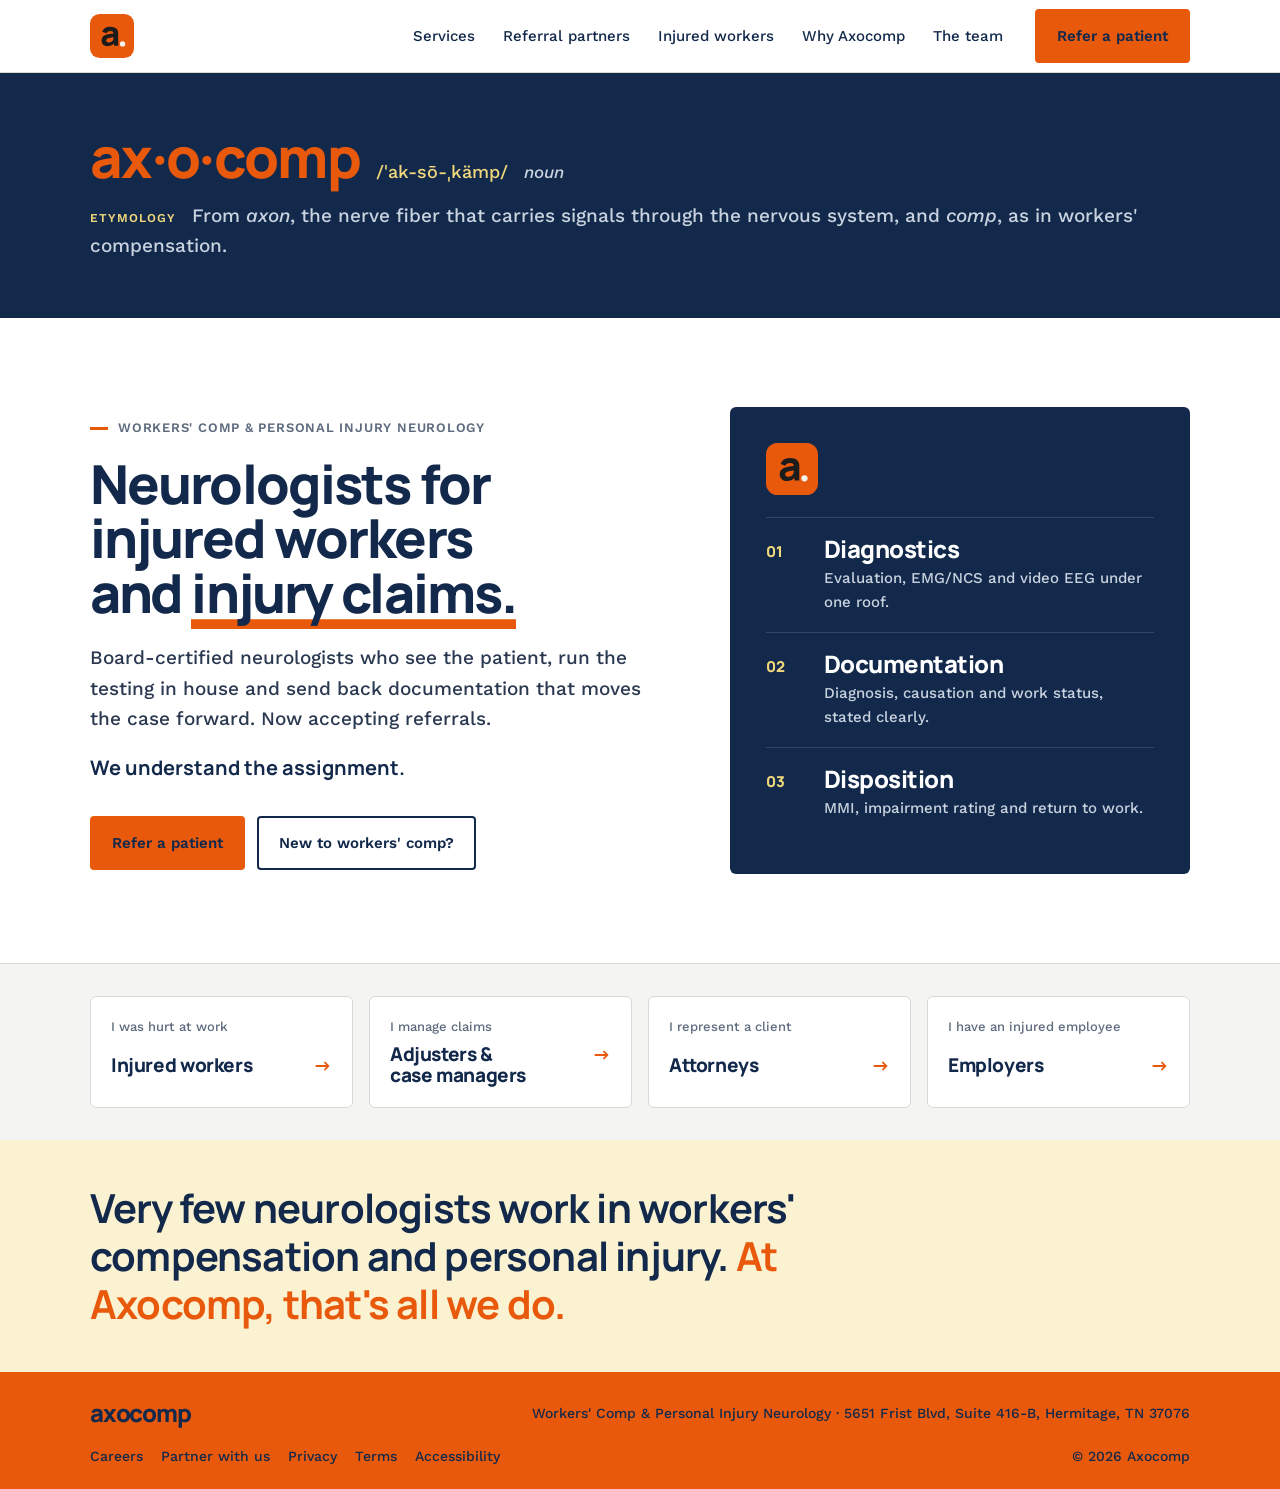
<file: public/assets/aistudio/Axocomp_Website_91164d27.html>
<!DOCTYPE html>
<html lang="en" class="js">
<head>
<meta charset="utf-8">
<meta name="viewport" content="width=device-width, initial-scale=1">
<title>Axocomp Website</title>
<meta name="description" content="Axocomp: workers' comp and personal injury neurology in Tennessee. Diagnostics, documentation and disposition from neurologists, plus a plain-language guide for injured workers.">
<link rel="icon" type="image/svg+xml" href="data:image/svg+xml,%3Csvg%20xmlns%3D%22http%3A//www.w3.org/2000/svg%22%20viewBox%3D%220%200%20100%20100%22%3E%3Crect%20width%3D%22100%22%20height%3D%22100%22%20rx%3D%2222%22%20fill%3D%22%23E8590C%22/%3E%3Cpath%20d%3D%22M40.42%2073.17Q35.90%2073.17%2032.76%2071.43Q29.62%2069.70%2028.00%2066.79Q26.38%2063.89%2026.38%2060.38Q26.38%2057.45%2027.28%2055.04Q28.18%2052.62%2030.19%2050.76Q32.19%2048.91%2035.59%2047.66Q37.93%2046.81%2041.16%2046.14Q44.40%2045.48%2048.50%2044.88Q52.59%2044.27%2057.50%2043.53L53.68%2045.64Q53.68%2041.89%2051.89%2040.14Q50.09%2038.38%2045.88%2038.38Q43.54%2038.38%2041.01%2039.51Q38.47%2040.64%2037.46%2043.53L27.87%2040.49Q29.46%2035.26%2033.87%2031.99Q38.28%2028.71%2045.88%2028.71Q51.46%2028.71%2055.79%2030.43Q60.12%2032.14%2062.34%2036.35Q63.59%2038.69%2063.82%2041.03Q64.06%2043.37%2064.06%2046.26V72.00H54.78V63.34L56.10%2065.14Q53.02%2069.39%2049.45%2071.28Q45.88%2073.17%2040.42%2073.17ZM42.69%2064.82Q45.61%2064.82%2047.62%2063.79Q49.63%2062.76%2050.82%2061.43Q52.01%2060.11%2052.44%2059.21Q53.25%2057.49%2053.39%2055.21Q53.53%2052.93%2053.53%2051.41L56.65%2052.19Q51.93%2052.97%2049.00%2053.49Q46.08%2054.02%2044.28%2054.45Q42.49%2054.88%2041.12%2055.39Q39.56%2056.01%2038.61%2056.73Q37.65%2057.45%2037.21%2058.31Q36.76%2059.17%2036.76%2060.22Q36.76%2061.66%2037.48%2062.70Q38.20%2063.73%2039.53%2064.28Q40.85%2064.82%2042.69%2064.82Z%22%20fill%3D%22%231C1C1C%22/%3E%3Ccircle%20cx%3D%2274%22%20cy%3D%2268%22%20r%3D%226%22%20fill%3D%22%23F4F4F2%22/%3E%3C/svg%3E">
<link rel="apple-touch-icon" href="[data-uri]">
<link rel="preconnect" href="https://fonts.googleapis.com">
<link rel="preconnect" href="https://fonts.gstatic.com" crossorigin>
<link href="https://fonts.googleapis.com/css2?family=Manrope:wght@600;700;800&family=Work+Sans:wght@400;500;600;700&display=swap" rel="stylesheet">
<style>
/* Clinical Swiss: white and mist grounds, deep navy type, safety orange only for the logo lockup, actions and small markers. Strict grid, thin rules. */
:root{
  --orange:#E8590C;
  --orange-dk:#B5450A;
  --navy:#13294B;
  --text:#2A3850;
  --muted:#5E6B7E;
  --line:#D9D9D4;
  --mist:#F4F4F2;
  --butter:#F1D97B;
  --butter-lt:#FAF2D1;
  --paper:#FFFFFF;
  --display:"Manrope","Helvetica Neue",Helvetica,Arial,sans-serif;
  --body:"Work Sans","Helvetica Neue",Helvetica,Arial,sans-serif;
  --max:1180px;
  --g:clamp(18px,4vw,40px);
  --sec:clamp(64px,8vw,112px);
  color-scheme:light;
}
*{box-sizing:border-box}
html{scroll-behavior:smooth;scroll-padding-top:80px;overflow-x:hidden}
@media (prefers-reduced-motion:reduce){html{scroll-behavior:auto}*{transition:none!important}}
body{margin:0;background:var(--paper);color:var(--text);font-family:var(--body);font-weight:500;font-size:17px;line-height:1.6;overflow-x:hidden}
a{color:inherit}
a:focus-visible,button:focus-visible{outline:3px solid var(--orange);outline-offset:3px}
h1,h2,h3,h4{font-family:var(--display);color:var(--navy);text-wrap:balance;margin:0;letter-spacing:-0.02em;line-height:1.08;font-weight:800}
p{margin:0;max-width:62ch}
h2,h3,h4,p,dd,li{overflow-wrap:break-word}
.wrap{max-width:var(--max);margin:0 auto;padding:0 var(--g)}
.mist{background:var(--mist)}
.navy{background:var(--navy);color:#C9D2DF}
.navy h2,.navy h3{color:var(--paper)}
.ph{background:#FFE9DC;padding:0 4px;border-radius:2px}
.help .r .ph,.navy .ph{background:rgba(232,89,12,.25);color:var(--paper)}

/* Labels */
.label{display:inline-flex;align-items:center;gap:10px;font-size:13px;font-weight:600;letter-spacing:.06em;text-transform:uppercase;color:var(--muted)}
.label::before{content:"";width:18px;height:3px;background:var(--orange)}
.navy .label{color:#AEB9C9}

/* Logo lockup: wordmark in the orange bar */
.logo{display:inline-flex;align-items:center;background:var(--orange);color:var(--navy);text-decoration:none;font-family:var(--display);font-weight:800;font-size:24px;letter-spacing:-0.05em;line-height:1;padding:9px 14px 11px}

/* Header */
.nav{position:sticky;top:0;z-index:20;background:rgba(255,255,255,.96);backdrop-filter:saturate(1.4) blur(8px);-webkit-backdrop-filter:saturate(1.4) blur(8px);border-bottom:1px solid var(--line)}
.nav .wrap{display:flex;align-items:center;gap:32px;height:72px}
.nav .links{display:flex;gap:28px;list-style:none;margin:0 0 0 auto;padding:0}
.nav .links a{text-decoration:none;font-size:15px;font-weight:500;color:var(--navy);padding:6px 0;border-bottom:2px solid transparent}
.nav .links a:hover{border-bottom-color:var(--orange)}
.btn{display:inline-flex;align-items:center;justify-content:center;gap:8px;text-decoration:none;font-family:var(--body);font-size:15px;font-weight:600;padding:13px 20px;border-radius:4px;border:2px solid transparent;transition:background .15s,color .15s,border-color .15s;white-space:nowrap}
.btn.primary{background:var(--orange);color:var(--navy)}
.btn.primary:hover{background:var(--orange-dk);color:var(--paper)}
.btn.secondary{border-color:var(--navy);color:var(--navy)}
.btn.secondary:hover{background:var(--navy);color:var(--paper)}
.navy .btn.secondary{border-color:#AEB9C9;color:var(--paper)}
.menu-btn{display:none;margin-left:auto;background:none;border:1px solid var(--line);border-radius:4px;color:var(--navy);font:600 15px/1 var(--body);padding:10px 14px;cursor:pointer;align-items:center;gap:10px}
.menu-btn .bars{display:grid;gap:4px}
.menu-btn .bars i{display:block;width:18px;height:2px;background:currentColor}
.drawer{display:none}
@media (max-width:1000px){
  .nav .links,.nav .head-cta{display:none}
  .menu-btn{display:inline-flex}
  .drawer{position:fixed;inset:72px 0 auto 0;background:var(--paper);border-bottom:1px solid var(--line);box-shadow:0 18px 30px rgba(19,41,75,.12);max-height:calc(100dvh - 72px);overflow:auto}
  .drawer.open{display:block}
  .drawer ul{list-style:none;margin:0;padding:4px var(--g) 8px}
  .drawer li a{display:block;text-decoration:none;font-family:var(--display);font-weight:700;font-size:22px;color:var(--navy);padding:16px 0;border-bottom:1px solid var(--line)}
  .drawer .btn{display:flex;margin:16px var(--g) 24px}
}

/* Hero */
.hero{border-bottom:1px solid var(--line)}
.hero .wrap{display:grid;grid-template-columns:1.25fr 1fr;gap:clamp(32px,5vw,72px);align-items:center;padding-top:clamp(48px,7vw,96px);padding-bottom:clamp(48px,7vw,96px)}
.hero h1{font-size:clamp(32px,4.2vw,54px);line-height:1.02;letter-spacing:-0.035em}
.hero h1 .accent{box-shadow:inset 0 -0.18em 0 var(--orange)}
.hero .sub{font-size:19px;margin-top:22px;color:var(--text)}
.hero .tag{font-family:var(--display);font-weight:700;font-size:20px;color:var(--navy);margin-top:18px}
.hero .btns{display:flex;gap:12px;flex-wrap:wrap;margin-top:32px}
.d-card{background:var(--navy);color:#C9D2DF;padding:clamp(24px,3vw,36px);border-radius:6px;display:grid;gap:0}
.d-card .lock{margin-bottom:22px;justify-self:start}
.d-row{display:grid;grid-template-columns:44px 1fr;gap:4px 14px;padding:18px 0;border-top:1px solid rgba(255,255,255,.14)}
.d-row .n{grid-row:1 / span 2;font-family:var(--display);font-weight:800;font-size:15px;color:var(--orange);padding-top:4px}
.d-row h3{color:var(--paper);font-size:24px}
.d-row p{font-size:15px}
@media (max-width:900px){.hero .wrap{grid-template-columns:1fr}}

/* Audience cards */
.who .wrap{display:grid;grid-template-columns:repeat(4,1fr);gap:16px;padding-top:32px;padding-bottom:32px}
.who a{display:grid;gap:6px;text-decoration:none;background:var(--paper);border:1px solid var(--line);border-radius:6px;padding:20px 20px 22px;transition:border-color .15s,box-shadow .15s}
.who a:hover{border-color:var(--orange);box-shadow:0 8px 20px rgba(19,41,75,.08)}
.who .k{font-size:13px;color:var(--muted)}
.who h3{font-size:19px;display:flex;justify-content:space-between;gap:8px}
.who h3 span{color:var(--orange)}
@media (max-width:900px){.who .wrap{grid-template-columns:1fr 1fr}}
@media (max-width:480px){.who .wrap{grid-template-columns:1fr;gap:10px}}

/* Section heads */
section.s{padding:var(--sec) 0}
.head{display:grid;grid-template-columns:repeat(12,1fr);gap:16px 24px;margin-bottom:48px}
.head .label{grid-column:1 / -1}
.head h2{grid-column:1 / span 8;font-size:clamp(32px,4.2vw,52px)}
.head .lede{grid-column:1 / span 7;font-size:19px}
@media (max-width:900px){.head h2,.head .lede{grid-column:1 / -1}}

/* Intro statement */
.statement .wrap{display:grid;grid-template-columns:repeat(12,1fr);gap:24px}
.statement p.big{grid-column:1 / span 9;font-family:var(--display);font-weight:700;font-size:clamp(26px,3.2vw,40px);line-height:1.2;color:var(--navy);letter-spacing:-0.02em;max-width:none}
.statement p.big em{font-style:normal;color:var(--orange)}
@media (max-width:900px){.statement p.big{grid-column:1 / -1}}

/* Services */
.svc{display:grid;grid-template-columns:repeat(3,1fr);gap:24px}
.sv{background:var(--paper);border:1px solid var(--line);border-top:4px solid var(--orange);border-radius:6px;padding:28px;display:grid;gap:14px;align-content:start}
.sv .n{font-family:var(--display);font-weight:800;font-size:14px;color:var(--orange-dk);letter-spacing:.04em}
.sv h3{font-size:28px}
.sv ul{list-style:none;margin:6px 0 0;padding:0}
.sv li{padding:10px 0 10px 22px;border-top:1px solid var(--line);font-size:15px;position:relative}
.sv li::before{content:"";position:absolute;left:2px;top:19px;width:8px;height:8px;background:var(--orange)}
@media (max-width:900px){.svc{grid-template-columns:1fr}}

/* Partners */
.promise{display:grid;grid-template-columns:repeat(3,1fr);border-top:1px solid var(--line)}
.pr{padding:28px 28px 30px 0;border-bottom:1px solid var(--line);display:grid;gap:8px;align-content:start}
.pr:not(:nth-child(3n+1)){border-left:1px solid var(--line);padding-left:28px}
.pr .big{font-family:var(--display);font-weight:800;font-size:clamp(28px,3vw,36px);color:var(--navy);letter-spacing:-0.03em;line-height:1.05}
.pr h3{font-size:17px;font-family:var(--body);font-weight:600;letter-spacing:0;color:var(--text)}
.pr p{font-size:15px;color:var(--muted)}
@media (max-width:900px){.promise{grid-template-columns:1fr}.pr:not(:nth-child(3n+1)){border-left:0;padding-left:0}}

.aud{display:grid;grid-template-columns:repeat(2,1fr);gap:20px;margin-top:56px}
.a{background:var(--mist);border-radius:6px;padding:28px;display:grid;gap:10px;align-content:start}
.a h3{font-size:24px}
.a p{font-size:16px}
.a ul{margin:4px 0 0;padding-left:18px;font-size:15px;color:var(--muted);display:grid;gap:4px}
@media (max-width:760px){.aud{grid-template-columns:1fr}}

/* Process */
.steps{list-style:none;margin:0;padding:0;display:grid;grid-template-columns:repeat(5,1fr);gap:16px;counter-reset:s}
.steps li{background:var(--paper);border:1px solid var(--line);border-radius:6px;padding:22px;display:grid;gap:10px;align-content:start}
.steps .n{width:36px;height:36px;border-radius:50%;background:var(--navy);color:var(--paper);display:grid;place-items:center;font-family:var(--display);font-weight:800;font-size:15px}
.steps h3{font-size:20px}
.steps p{font-size:15px;color:var(--muted)}
@media (max-width:980px){.steps{grid-template-columns:1fr}.steps li{grid-template-columns:36px 1fr;gap:4px 16px}.steps .n{grid-row:1 / span 2}}

/* Injured worker guide */
.what{display:grid;grid-template-columns:repeat(2,1fr);gap:24px;margin-bottom:56px}
.what > div{background:var(--paper);border:1px solid var(--line);border-radius:6px;padding:28px;display:grid;gap:12px;align-content:start}
.what h3{font-size:24px}
@media (max-width:760px){.what{grid-template-columns:1fr}}

.path{list-style:none;margin:0;padding:0;position:relative}
.path li{display:grid;grid-template-columns:56px 1fr 1.4fr;gap:8px 28px;padding:26px 0;border-top:1px solid var(--line);align-items:start}
.path li:last-child{border-bottom:1px solid var(--line)}
.path .n{width:44px;height:44px;border-radius:50%;border:2px solid var(--orange);color:var(--navy);display:grid;place-items:center;font-family:var(--display);font-weight:800;font-size:16px;background:var(--paper)}
.path h3{font-size:22px}
.path .when{display:inline-block;margin-top:8px;font-size:13px;font-weight:600;color:var(--orange-dk);letter-spacing:.04em;text-transform:uppercase}
.path p{font-size:16px}
.path p + p{margin-top:10px}
@media (max-width:820px){.path li{grid-template-columns:44px 1fr;gap:6px 16px}.path li > div:last-child{grid-column:2}}

.sub-h{font-size:clamp(24px,2.6vw,32px);margin:72px 0 24px}
.frus{display:grid;grid-template-columns:repeat(2,1fr);gap:20px}
.fr{background:var(--paper);border:1px solid var(--line);border-left:4px solid var(--orange);border-radius:6px;padding:24px;display:grid;gap:8px;align-content:start}
.fr h4{font-size:19px}
.fr p{font-size:15px;color:var(--text)}
@media (max-width:760px){.frus{grid-template-columns:1fr}}

.gloss{display:grid;grid-template-columns:repeat(4,1fr);gap:0;margin:0;border-top:1px solid var(--line)}
.gl{padding:18px 18px 20px 0;border-bottom:1px solid var(--line);display:grid;gap:4px;align-content:start}
.gl:not(:nth-child(4n+1)){padding-left:18px;border-left:1px solid var(--line)}
.gl dt{font-family:var(--display);font-weight:800;font-size:18px;color:var(--navy)}
.gl dd{margin:0;font-size:15px;color:var(--muted)}
@media (max-width:980px){.gloss{grid-template-columns:1fr 1fr}.gl:not(:nth-child(4n+1)){border-left:0;padding-left:0}.gl:nth-child(even){border-left:1px solid var(--line);padding-left:18px}}
@media (max-width:520px){.gloss{grid-template-columns:1fr}.gl:nth-child(even){border-left:0;padding-left:0}}

.help{display:grid;grid-template-columns:1.3fr 1fr;gap:24px;margin-top:56px}
.help > div{border-radius:6px;padding:28px;display:grid;gap:12px;align-content:start}
.help .l{background:var(--paper);border:1px solid var(--line)}
.help .r{background:var(--navy);color:#C9D2DF}
.help .r h3{color:var(--paper)}
.help h3{font-size:24px}
.help .phone{font-family:var(--display);font-weight:800;font-size:clamp(30px,3.4vw,40px);color:var(--orange);letter-spacing:-0.02em;line-height:1}
.help .fine{font-size:13px;color:var(--muted)}
.help .small{font-size:14px}
@media (max-width:820px){.help{grid-template-columns:1fr}}

/* Model */
.model{display:grid;grid-template-columns:repeat(4,1fr);gap:24px}
.m{border-top:3px solid var(--orange);padding-top:20px;display:grid;gap:8px;align-content:start}
.m h3{font-size:22px}
.m p{font-size:15px}
@media (max-width:900px){.model{grid-template-columns:1fr 1fr}}
@media (max-width:480px){.model{grid-template-columns:1fr}}
.dict .wrap{padding-top:clamp(36px,5vw,56px);padding-bottom:clamp(36px,5vw,56px)}
.dict .entry{max-width:none}
.dict .entry dd{max-width:none;font-size:clamp(16px,1.6vw,19px)}
.entry{margin:0;display:grid;gap:14px;max-width:760px}
.entry dt{display:flex;flex-wrap:wrap;align-items:baseline;gap:6px 16px}
.entry .hw{font-family:var(--display);font-weight:800;font-size:clamp(40px,5vw,56px);color:var(--orange);letter-spacing:-0.03em;line-height:1}
.entry .pron{font-size:18px;color:#AEB9C9}
.entry .pos{font-size:17px;font-style:italic;color:#C9D2DF}
.entry dd{margin:0;font-size:17px;line-height:1.6;color:#C9D2DF}
.entry .lbl{font-size:12px;font-weight:600;letter-spacing:.08em;text-transform:uppercase;color:#AEB9C9;margin-right:10px}
.entry .def{display:grid;grid-template-columns:28px 1fr;color:var(--paper);font-family:var(--display);font-weight:700;font-size:clamp(19px,2vw,22px);line-height:1.35}
.entry .num{color:var(--orange)}

/* Team */
.team{display:grid;grid-template-columns:repeat(3,1fr);gap:20px}
.p{border:1px solid var(--line);border-radius:6px;padding:24px;display:grid;gap:6px;align-content:start}
.p h3{font-size:21px}
.p .role{font-size:15px;color:var(--muted)}
.p{border-top:4px solid var(--orange)}
.p .title{color:var(--navy);font-weight:600}
.p .org{font-size:14px;color:var(--muted);font-style:italic}
@media (max-width:900px){.team{grid-template-columns:1fr 1fr}}
@media (max-width:540px){.team{grid-template-columns:1fr}}

.p{text-decoration:none;color:inherit;transition:border-color .15s,box-shadow .15s}
a.p:hover{border-color:var(--orange);box-shadow:0 8px 20px rgba(19,41,75,.08)}
.p .more{margin-top:8px;font-size:14px;font-weight:600;color:var(--orange-dk)}
.bios{display:grid;gap:20px;margin-top:56px}
.bio{border:1px solid var(--line);border-left:4px solid var(--orange);border-radius:0;padding:26px;display:grid;gap:12px;scroll-margin-top:90px}
.bio:target{background:#FFF6F0}
.bio-h{display:grid;gap:4px}
.bio h3{font-size:24px}
.bio .role{font-size:15px;color:var(--muted)}
.bio .back{font-size:14px;font-weight:600;color:var(--navy);text-decoration:none}
.bio .back:hover{color:var(--orange-dk)}

.js .view{display:none}
.js .view.active{display:block}
.nav .links a.on{border-bottom-color:var(--orange)}
.drawer li a.on{color:var(--orange-dk)}
/* Butter yellow accents */
.statement{background:var(--butter-lt)}
section.s.statement{padding:clamp(28px,3.6vw,44px) 0}
.navy .label{color:var(--butter)}
.navy .label::before{background:var(--butter)}
.entry .lbl{color:var(--butter)}
.entry .pron{color:var(--butter)}
.d-row .n{color:var(--butter)}
.steps .n{background:var(--butter);color:var(--navy)}
.path .n{background:var(--butter);border-color:var(--butter)}
.who a:hover{border-color:var(--butter);box-shadow:0 0 0 3px var(--butter-lt)}
.fr{background:var(--butter-lt);border-color:#EADBA0;border-left-color:var(--orange)}
.help .l{background:var(--butter-lt);border-color:#EADBA0}
.gl dt{box-shadow:inset 0 -0.35em 0 var(--butter);justify-self:start}
.m{border-top-color:var(--butter)}
.p .org{justify-self:start;margin-top:2px;color:var(--navy);font-style:normal;font-weight:500;font-size:14px;line-height:1.6}
.p .org span{padding:0 2px;background:linear-gradient(transparent 64%,var(--butter) 64%,var(--butter) 90%,transparent 90%);box-decoration-break:clone;-webkit-box-decoration-break:clone}
.lockrow{display:flex;align-items:center;gap:14px;margin-bottom:22px}
.badge{display:block;flex:none}
.fmrow{display:inline-flex;align-items:center;gap:10px}
.navbadge{display:block;line-height:0}
.legal{max-width:820px;display:grid;gap:14px}
.legal h2{font-size:clamp(32px,4vw,48px);margin-top:4px}
.legal h3{font-size:21px;margin-top:18px}
.legal ul{margin:0;padding-left:20px;display:grid;gap:6px}
.legal .upd{font-size:14px;color:var(--muted)}
.flinks{display:flex;flex-wrap:wrap;gap:6px 18px}
.flinks a{text-decoration:none;font-weight:500}
.flinks a:hover{text-decoration:underline}
.report{background:#FFFFFF;color:#000000;border:1px solid #000000;max-width:860px;padding:clamp(22px,4vw,48px);display:grid;gap:12px;font-family:var(--body);font-weight:400;font-size:15px;line-height:1.6}
.report h3,.report h4,.report b,.report dt{color:#000000}
.report h4{font-size:15px;margin-top:14px;text-transform:uppercase;letter-spacing:.04em;font-weight:800;border-bottom:1px solid #000000;padding-bottom:3px}
.report ul,.report ol{margin:0;padding-left:20px;display:grid;gap:4px}
.report > .r-top{margin-top:calc(20px - clamp(22px,4vw,48px))}
.r-top{display:flex;justify-content:space-between;align-items:flex-start;gap:16px;flex-wrap:wrap;border-bottom:3px solid #000000;padding-bottom:14px}
.r-brand{display:grid;gap:20px;font-size:13px;font-weight:600;color:#000000}
.r-mark{background:#1C1C1C;color:#FFFFFF;font-family:var(--display);font-weight:800;font-size:22px;letter-spacing:-0.04em;padding:6px 16px 8px clamp(22px,4vw,48px);margin-left:calc(-1 * clamp(22px,4vw,48px));justify-self:start}
.r-stamp{border:2px solid #000000;color:#000000;font-weight:700;font-size:13px;letter-spacing:.06em;text-transform:uppercase;padding:4px 10px}
.r-title{font-size:clamp(20px,2.4vw,26px);margin-top:4px}
.r-meta{width:100%;border-collapse:collapse;font-size:14px;border:1px solid #000000}
.r-meta th{text-align:left;font-weight:700;color:#000000;padding:6px 10px;white-space:nowrap;vertical-align:top}
.r-meta td{padding:6px 10px;vertical-align:top}
.r-meta tr+tr{border-top:1px solid #000000}
@media (max-width:640px){.r-meta,.r-meta tbody,.r-meta tr{display:block}.r-meta th,.r-meta td{display:inline-block;width:48%}}
.r-summary{background:#FFFFFF;border:3px solid #000000;padding:16px 18px;margin-top:6px}
.r-summary h4{margin-top:0;font-size:17px}
.r-summary dl{margin:8px 0 0;display:grid;gap:8px}
.r-summary dl div{display:grid;grid-template-columns:110px 1fr;gap:12px}
.r-summary dt{font-weight:800}
.r-summary dd{margin:0}
@media (max-width:520px){.r-summary dl div{grid-template-columns:1fr;gap:0}}
.r-sign{border-top:1px solid #000000;margin-top:16px;padding-top:14px;display:grid;gap:8px}
.report .ph{background:none;border-bottom:1px dashed #000000;color:#000000}
.report .r-records{gap:10px}
.r-entries{display:grid;gap:10px}
.report p{max-width:none}
.cform{margin-top:40px;background:var(--paper);color:var(--text);border-radius:6px;padding:clamp(22px,3vw,36px);display:grid;grid-template-columns:repeat(2,minmax(0,1fr));gap:16px 20px;max-width:880px}
.cform h3{grid-column:1 / -1;font-size:26px;color:var(--navy)}
.cform .cnote{grid-column:1 / -1;font-size:15px;color:var(--muted);margin-top:-6px}
.crow{display:grid;gap:6px}
.crow.full{grid-column:1 / -1}
.crow label{font-size:14px;font-weight:600;color:var(--navy)}
.crow label span{color:var(--orange-dk)}
.crow input,.crow textarea{font:inherit;font-size:16px;color:var(--text);background:#fff;border:1px solid #B9BDC4;border-radius:4px;padding:11px 12px;width:100%}
.crow input:focus,.crow textarea:focus{outline:3px solid var(--orange);outline-offset:1px;border-color:var(--navy)}
.crow [aria-invalid="true"]{border-color:#B42318;border-width:2px}
.crow .err{font-size:13px;color:#B42318}
.crow.full .btn{justify-self:start;border:0;cursor:pointer}
.hp{position:absolute;left:-9999px;width:1px;height:1px;overflow:hidden}
.cstatus{font-size:15px;font-weight:500;color:var(--navy);min-height:1.2em}
@media (max-width:640px){.cform{grid-template-columns:1fr}}
.textlink{font-weight:600;color:var(--orange-dk)}
/* Contact */
.cgrid{display:grid;grid-template-columns:repeat(3,1fr);gap:20px}
.c{background:rgba(255,255,255,.06);border:1px solid rgba(255,255,255,.12);border-radius:6px;padding:22px;display:grid;gap:6px;align-content:start}
.c .k{font-size:13px;font-weight:600;letter-spacing:.06em;text-transform:uppercase;color:#AEB9C9}
.c .v{font-family:var(--display);font-weight:700;font-size:20px;color:var(--paper);overflow-wrap:anywhere}
.notice{margin-top:32px;font-size:14px;display:grid;gap:8px}
@media (max-width:900px){.cgrid{grid-template-columns:1fr 1fr}}
@media (max-width:480px){.cgrid{grid-template-columns:1fr}}

/* Footer: the brand bar */
footer{background:var(--orange);color:var(--navy)}
footer .wrap{display:flex;justify-content:space-between;align-items:center;gap:12px 24px;flex-wrap:wrap;padding-top:22px;padding-bottom:22px;font-size:14px;font-weight:500}
footer .fm{font-family:var(--display);font-weight:800;font-size:24px;letter-spacing:-0.05em}

@media (max-width:640px){
  body{font-size:16px}
  .hero .sub{font-size:17px}
  .hero .btns .btn{flex:1 1 100%}
  .head{margin-bottom:32px}
  .head .lede{font-size:17px}
  .sv,.a,.what > div,.help > div{padding:22px}
  .pr{padding:22px 0}
  .name .parts{gap:28px}
  footer .wrap{flex-direction:column;align-items:flex-start}
}
</style>
</head>
<body>

<header class="nav">
  <div class="wrap">
    <a class="navbadge" href="#top" aria-label="Axocomp home"><svg width="44" height="44" viewBox="0 0 100 100" aria-hidden="true" style="display: block"><rect width="100" height="100" rx="22" fill="#E8590C"/><path d="M40.42 73.17Q35.90 73.17 32.76 71.43Q29.62 69.70 28.00 66.79Q26.38 63.89 26.38 60.38Q26.38 57.45 27.28 55.04Q28.18 52.62 30.19 50.76Q32.19 48.91 35.59 47.66Q37.93 46.81 41.16 46.14Q44.40 45.48 48.50 44.88Q52.59 44.27 57.50 43.53L53.68 45.64Q53.68 41.89 51.89 40.14Q50.09 38.38 45.88 38.38Q43.54 38.38 41.01 39.51Q38.47 40.64 37.46 43.53L27.87 40.49Q29.46 35.26 33.87 31.99Q38.28 28.71 45.88 28.71Q51.46 28.71 55.79 30.43Q60.12 32.14 62.34 36.35Q63.59 38.69 63.82 41.03Q64.06 43.37 64.06 46.26V72.00H54.78V63.34L56.10 65.14Q53.02 69.39 49.45 71.28Q45.88 73.17 40.42 73.17ZM42.69 64.82Q45.61 64.82 47.62 63.79Q49.63 62.76 50.82 61.43Q52.01 60.11 52.44 59.21Q53.25 57.49 53.39 55.21Q53.53 52.93 53.53 51.41L56.65 52.19Q51.93 52.97 49.00 53.49Q46.08 54.02 44.28 54.45Q42.49 54.88 41.12 55.39Q39.56 56.01 38.61 56.73Q37.65 57.45 37.21 58.31Q36.76 59.17 36.76 60.22Q36.76 61.66 37.48 62.70Q38.20 63.73 39.53 64.28Q40.85 64.82 42.69 64.82Z" fill="#1C1C1C"/><circle cx="74" cy="68" r="6" fill="#F4F4F2"/></svg></a>
    <ul class="links">
      <li><a href="#services">Services</a></li>
      <li><a href="#partners">Referral partners</a></li>
      <li><a href="#injured-workers">Injured workers</a></li>
      <li><a href="#model">Why Axocomp</a></li>
      <li><a href="#team">The team</a></li>
    </ul>
    <a class="btn primary head-cta" href="#contact">Refer a patient</a>
    <button class="menu-btn" id="menu-btn" aria-expanded="false" aria-controls="drawer"><span class="bars" aria-hidden="true"><i></i><i></i><i></i></span><span id="menu-label">Menu</span></button>
  </div>
  <nav class="drawer" id="drawer" aria-label="Mobile">
    <ul>
      <li><a href="#services">Services</a></li>
      <li><a href="#partners">Referral partners</a></li>
      <li><a href="#injured-workers">Injured workers</a></li>
      <li><a href="#model">Why Axocomp</a></li>
      <li><a href="#team">The team</a></li>
      <li><a href="#careers">Careers</a></li>
      <li><a href="#partner">Partner with us</a></li>
    </ul>
    <a class="btn primary" href="#contact">Refer a patient</a>
  </nav>
</header>

<main id="top">
  <div class="view active" data-view="home">
  <section class="navy dict" aria-label="What axocomp means">
    <div class="wrap"><dl class="entry">
          <dt><span class="hw">ax·o·comp</span> <span class="pron">/ˈak-sō-ˌkämp/</span> <span class="pos">noun</span></dt>
          <dd class="ety"><span class="lbl">Etymology</span> From <i>axon</i>, the nerve fiber that carries signals through the nervous system, and <i>comp</i>, as in workers' compensation.</dd>
        </dl></div>
  </section>

  <section class="hero">
    <div class="wrap">
      <div>
        <span class="label">Workers' Comp &amp; Personal Injury Neurology</span>
        <h1 style="margin-top:18px">Neurologists for injured workers and <span class="accent">injury claims.</span></h1>
        <p class="sub">Board-certified neurologists who see the patient, run the testing in house and send back documentation that moves the case forward. Now accepting referrals.</p>
        <p class="tag">We understand the assignment.</p>
        <div class="btns">
          <a class="btn primary" href="#contact">Refer a patient</a>
          <a class="btn secondary" href="#injured-workers">New to workers' comp?</a>
        </div>
      </div>
      <div class="d-card" aria-label="What we deliver">
        <div class="lockrow"><svg class="badge" width="52" height="52" viewBox="0 0 100 100" aria-hidden="true"><rect width="100" height="100" rx="22" fill="#E8590C"/><path d="M40.42 73.17Q35.90 73.17 32.76 71.43Q29.62 69.70 28.00 66.79Q26.38 63.89 26.38 60.38Q26.38 57.45 27.28 55.04Q28.18 52.62 30.19 50.76Q32.19 48.91 35.59 47.66Q37.93 46.81 41.16 46.14Q44.40 45.48 48.50 44.88Q52.59 44.27 57.50 43.53L53.68 45.64Q53.68 41.89 51.89 40.14Q50.09 38.38 45.88 38.38Q43.54 38.38 41.01 39.51Q38.47 40.64 37.46 43.53L27.87 40.49Q29.46 35.26 33.87 31.99Q38.28 28.71 45.88 28.71Q51.46 28.71 55.79 30.43Q60.12 32.14 62.34 36.35Q63.59 38.69 63.82 41.03Q64.06 43.37 64.06 46.26V72.00H54.78V63.34L56.10 65.14Q53.02 69.39 49.45 71.28Q45.88 73.17 40.42 73.17ZM42.69 64.82Q45.61 64.82 47.62 63.79Q49.63 62.76 50.82 61.43Q52.01 60.11 52.44 59.21Q53.25 57.49 53.39 55.21Q53.53 52.93 53.53 51.41L56.65 52.19Q51.93 52.97 49.00 53.49Q46.08 54.02 44.28 54.45Q42.49 54.88 41.12 55.39Q39.56 56.01 38.61 56.73Q37.65 57.45 37.21 58.31Q36.76 59.17 36.76 60.22Q36.76 61.66 37.48 62.70Q38.20 63.73 39.53 64.28Q40.85 64.82 42.69 64.82Z" fill="#1C1C1C"/><circle cx="74" cy="68" r="6" fill="#F4F4F2"/></svg></div>
        <div class="d-row"><span class="n">01</span><h3>Diagnostics</h3><p>Evaluation, EMG/NCS and video EEG under one roof.</p></div>
        <div class="d-row"><span class="n">02</span><h3>Documentation</h3><p>Diagnosis, causation and work status, stated clearly.</p></div>
        <div class="d-row"><span class="n">03</span><h3>Disposition</h3><p>MMI, impairment rating and return to work.</p></div>
      </div>
    </div>
  </section>

  <nav class="who mist" aria-label="Choose who you are">
    <div class="wrap">
      <a href="#injured-workers"><span class="k">I was hurt at work</span><h3>Injured workers <span>→</span></h3></a>
      <a href="#partners"><span class="k">I manage claims</span><h3>Adjusters &amp; case managers <span>→</span></h3></a>
      <a href="#partners"><span class="k">I represent a client</span><h3>Attorneys <span>→</span></h3></a>
      <a href="#partners"><span class="k">I have an injured employee</span><h3>Employers <span>→</span></h3></a>
    </div>
  </nav>

  <section class="s statement">
    <div class="wrap">
      <p class="big">Very few neurologists work in workers' compensation and personal injury. <em>At Axocomp, that's all we do.</em></p>
    </div>
  </section>

  </div>
  <div class="view" data-view="services">
  <section class="s mist">
    <div class="wrap">
      <div class="head"><span class="label">Services</span><h2>Three things every claim needs from neurology.</h2></div>
      <div class="svc">
        <div class="sv">
          <span class="n">01</span><h3>Diagnostics</h3>
          <p>Objective testing under one roof, so the workup doesn't stall between offices.</p>
          <ul>
            <li>Neurological evaluation for work and accident injuries</li>
            <li>EMG and nerve conduction studies</li>
            <li>5-day video EEG monitoring</li>
            <li>Concussion and traumatic brain injury</li>
            <li>Nerve injury, radiculopathy, post-traumatic headache</li>
          </ul>
        </div>
        <div class="sv">
          <span class="n">02</span><h3>Documentation</h3>
          <p>Records written for the people who act on them: adjusters, case managers and counsel.</p>
          <ul>
            <li>Clear diagnosis and causation opinions</li>
            <li>Work status and restrictions on every note</li>
            <li>Visit notes and test reports available within 24 hours of the visit</li>
            <li><a class="textlink" href="#sample-report">See a sample report →</a></li>
          </ul>
        </div>
        <div class="sv">
          <span class="n">03</span><h3>Disposition</h3>
          <p>A defined endpoint for every case, not open-ended follow-up.</p>
          <ul>
            <li>Treatment plan with expected timeline</li>
            <li>Maximum medical improvement (MMI)</li>
            <li>Impairment ratings</li>
            <li>Return-to-work guidance</li>
          </ul>
        </div>
      </div>
    </div>
  </section>

  </div>
  <div class="view" data-view="partners">
  <section class="s">
    <div class="wrap">
      <div class="head">
        <span class="label">Referral partners</span>
        <h2>Fewer phone calls. Cleaner files. Faster closure.</h2>
        <p class="lede">What you can count on with every Axocomp referral.</p>
      </div>
      <div class="promise">
        <div class="pr"><span class="big">2 weeks</span><h3>From referral to first visit</h3><p>New patients are seen within 2 weeks of referral, and you get confirmation when the appointment is set.</p></div>
        <div class="pr"><span class="big">Every note</span><h3>Work status and restrictions</h3><p>Every visit note includes current work status and restrictions.</p></div>
        <div class="pr"><span class="big">One roof</span><h3>Testing in house</h3><p>EMG/NCS and video EEG are done here, with no outside scheduling delays.</p></div>
        <div class="pr"><span class="big">One contact</span><h3>A single point of contact</h3><p>One person to call for scheduling, records and status updates.</p></div>
        <div class="pr"><span class="big">Plain English</span><h3>Opinions you can act on</h3><p>Diagnosis, causation and next steps stated clearly, not buried in the note.</p></div>
        <div class="pr"><span class="big">An endpoint</span><h3>MMI and ratings</h3><p>We work toward a defined disposition: MMI, a rating and return to work.</p></div>
      </div>
      <p style="margin-top:28px"><a class="btn secondary" href="#sample-report">See a sample Axocomp report</a></p>
      <div class="aud">
        <div class="a"><h3>Adjusters</h3><p>Objective findings and work status on every note, so you can decide without chasing records.</p><ul><li>Add Axocomp to your C-42 panels for neurological injuries</li><li>Authorization requests come with the clinical reason attached</li></ul></div>
        <div class="a"><h3>Nurse case managers</h3><p>One point of contact from first visit through disposition.</p><ul><li>Reports available within 24 hours of each visit</li><li>We tell you before a delay becomes a problem</li></ul></div>
        <div class="a"><h3>Attorneys</h3><p>Neurologist-level opinions on diagnosis and causation for comp and personal injury matters.</p><ul><li>Objective testing to support the record</li><li>Clear documentation from intake through MMI</li></ul></div>
        <div class="a"><h3>Employers</h3><p>Specialist care that gets injured employees evaluated quickly and back to work safely.</p><ul><li>Clear restrictions for light-duty planning</li><li>Focused on return to work from the first visit</li></ul></div>
      </div>
    </div>
  </section>

  <section class="s mist" id="process">
    <div class="wrap">
      <div class="head"><span class="label">How a referral works</span><h2>From referral to disposition.</h2></div>
      <ol class="steps">
        <li><span class="n">1</span><h3>Refer</h3><p>Send the referral with claim details and records. We confirm receipt and authorization.</p></li>
        <li><span class="n">2</span><h3>Evaluate</h3><p>A neurologist sees the patient and orders the testing the case needs.</p></li>
        <li><span class="n">3</span><h3>Test</h3><p>EMG/NCS and video EEG are done in house.</p></li>
        <li><span class="n">4</span><h3>Document</h3><p>Diagnosis, causation opinion, work status and plan, in writing.</p></li>
        <li><span class="n">5</span><h3>Close</h3><p>We bring the case to MMI, impairment rating and return to work.</p></li>
      </ol>
    </div>
  </section>

  </div>
  <div class="view" data-view="injured-workers">
  <section class="s">
    <div class="wrap">
      <div class="head">
        <span class="label">For injured workers</span>
        <h2>Hurt at work? Here's how workers' comp works.</h2>
        <p class="lede">Workers' comp can feel confusing and slow. This guide explains the Tennessee process in plain language so you know what to expect and who to call.</p>
      </div>

      <div class="what">
        <div><h3>What is workers' compensation?</h3><p>It's insurance your employer carries for work injuries. If you're hurt on the job, it pays for your medical care and part of your lost wages while you recover.</p></div>
        <div><h3>Who pays for my care?</h3><p>It's a no-fault system. In most cases it doesn't matter who caused the accident, and you don't pay for care from your authorized doctor on an accepted claim.</p></div>
      </div>

      <ol class="path">
        <li><span class="n">1</span><div><h3>Report the injury</h3><span class="when">Right away</span></div><div><p>Tell your supervisor or the person named on your workplace's workers' comp poster as soon as possible, even if the injury seems minor. Ask for a copy of the injury report.</p></div></li>
        <li><span class="n">2</span><div><h3>Choose your doctor from a panel</h3><span class="when">Form C-42</span></div><div><p>In Tennessee, your employer gives you a list of at least three doctors, called a panel. You pick one by signing Form C-42. That doctor becomes your authorized treating physician (ATP) and directs your care.</p><p>Keep a copy of your signed form. In an emergency, get care first. The panel comes after you're stable.</p></div></li>
        <li><span class="n">3</span><div><h3>Get evaluated and referred</h3><span class="when">ATP referral</span></div><div><p>If your injury involves your nerves, brain or spine, your ATP may refer you to a neurologist like Axocomp, or Axocomp may be on your panel. Specialist visits and tests usually need the insurance adjuster's approval first.</p></div></li>
        <li><span class="n">4</span><div><h3>Follow your work status</h3><span class="when">Every visit</span></div><div><p>After each visit your doctor sets your work status: full duty, light duty with restrictions, or off work. If your employer offers light duty within your restrictions, you're expected to take it. Turning it down can stop your wage benefits.</p></div></li>
        <li><span class="n">5</span><div><h3>Wage benefits if you're off work</h3><span class="when">After 7 days</span></div><div><p>If your ATP takes you off work, temporary disability benefits usually pay about two-thirds of your average weekly wage. They start on day 8. If you're off 14 days or more, you're paid back to day 1. Your employer's insurance company pays these benefits, not the state.</p></div></li>
        <li><span class="n">6</span><div><h3>Reach MMI and a rating</h3><span class="when">End of treatment</span></div><div><p>Maximum medical improvement (MMI) means you've reached the point where your doctor doesn't expect further improvement. Your doctor then decides whether you have a lasting impairment and gives it a rating, which is used to figure out any permanent disability benefit.</p></div></li>
      </ol>

      <h3 class="sub-h">Common frustrations, answered</h3>
      <div class="frus">
        <div class="fr"><h4>Why is everything taking so long?</h4><p>Most visits and tests need the adjuster's approval before they can be scheduled. We send authorization requests quickly, follow up, and tell you when we're waiting on approval.</p></div>
        <div class="fr"><h4>Why didn't I get paid for my first week off?</h4><p>Tennessee doesn't pay wage benefits for the first 7 days unless you end up off work 14 days or more. Check whether your employer lets you use sick or vacation time.</p></div>
        <div class="fr"><h4>Can I see my own doctor?</h4><p>Your care is directed by the ATP you picked from the panel. You can get a second opinion on your own, but you may have to pay for it. Ask the adjuster before you see anyone outside the claim.</p></div>
        <div class="fr"><h4>Do I get paid for driving to appointments?</h4><p>You can ask for mileage reimbursement when the trip is more than 15 miles one way. Keep a log of your trips. Time at appointments usually isn't paid unless your employer's policy covers it.</p></div>
      </div>

      <h3 class="sub-h">Words you'll hear</h3>
      <dl class="gloss">
        <div class="gl"><dt>Adjuster</dt><dd>The insurance company employee who manages your claim and approves care and payments.</dd></div>
        <div class="gl"><dt>Panel (C-42)</dt><dd>The list of at least three doctors from which you choose your treating physician.</dd></div>
        <div class="gl"><dt>ATP</dt><dd>Authorized treating physician: the doctor you chose from the panel, who directs your care.</dd></div>
        <div class="gl"><dt>Nurse case manager</dt><dd>A nurse the insurer may assign to coordinate your care and appointments.</dd></div>
        <div class="gl"><dt>Light duty</dt><dd>Modified work within your restrictions while you recover.</dd></div>
        <div class="gl"><dt>TTD</dt><dd>Temporary total disability: wage benefits while your doctor has you off work.</dd></div>
        <div class="gl"><dt>MMI</dt><dd>Maximum medical improvement: the point where more recovery isn't expected.</dd></div>
        <div class="gl"><dt>Impairment rating</dt><dd>A percentage your doctor assigns at MMI if the injury left a lasting effect.</dd></div>
      </dl>

      <div class="help">
        <div class="l">
          <h3>Having trouble with your claim?</h3>
          <p>The Tennessee Bureau of Workers' Compensation has free ombudsmen who answer questions and help when benefits or care are delayed or denied. If you were hurt in a car or other accident and have an attorney, call your attorney first.</p>
          <p class="fine">This guide is general information about Tennessee workers' compensation, not legal advice. Your claim may be different.</p>
        </div>
        <div class="r">
          <h3>TN workers' comp ombudsman</h3>
          <span class="phone">800-332-2667</span>
          <p class="small">Free help for injured workers without an attorney.</p>
          <p class="small">Questions about your Axocomp appointment or tests? Call us at <span class="ph">(615) 000-0000</span>.</p>
        </div>
      </div>
    </div>
  </section>

  </div>
  <div class="view" data-view="model">
  <section class="s navy">
    <div class="wrap">
      <div class="head">
        <span class="label">Why Axocomp</span>
        <h2>One standard. Every location.</h2>
        <p class="lede">Axocomp is built as a repeatable neurology unit, so every location delivers the same care and the same documentation.</p>
      </div>
      <div class="model">
        <div class="m"><h3>Neurologist-led teams</h3><p>Each location pairs a neurologist with an advanced practice provider for capacity and continuity.</p></div>
        <div class="m"><h3>Diagnostics on site</h3><p>EMG/NCS and video EEG at the point of care.</p></div>
        <div class="m"><h3>Standard protocols</h3><p>The same visit structure and documentation standard at every site.</p></div>
        <div class="m"><h3>Growing across Tennessee</h3><p>New locations planned to bring specialist care closer to injured workers.</p></div>
      </div>
    </div>
  </section>

  </div>
  <div class="view" data-view="team">
  <section class="s">
    <div class="wrap">
      <div class="head"><span class="label">The team</span><h2>Leadership</h2></div>
      <div class="team">
        <div class="p"><h3>Gretchen H. Campbell, MD</h3><span class="role title">Medical Director</span><span class="role">Neurodiagnostics Specialist</span><span class="org"><span>Axocomp Neurology</span></span></div>
        <div class="p"><h3>Heather D. Horton, MD, MBA</h3><span class="role title">Co-Medical Director</span><span class="role">Certified Workers' Compensation Neurologist</span><span class="role">Certified IME Specialist</span><span class="org"><span>Axocomp Neurology</span></span></div>
        <div class="p"><h3>Jamelle T. Magee, Esq.</h3><span class="role title">Chief Executive Officer</span><span class="org"><span>Axocomp Management Services, LLC</span></span></div>
        <div class="p"><h3>William O. Horton II</h3><span class="role title">Finance Director</span><span class="org"><span>Axocomp Management Services, LLC</span></span></div>
        <div class="p"><h3>Ernie V. Campbell</h3><span class="role title">HR &amp; Operations Director</span><span class="org"><span>Axocomp Management Services, LLC</span></span></div>
        <div class="p"><h3>Dawson Toungette</h3><span class="role title">Business Development Manager</span><span class="org"><span>Axocomp Management Services, LLC</span></span></div>
      </div>
    </div>
  </section>

  </div>
  <div class="view" data-view="contact">
  <section class="s navy">
    <div class="wrap">
      <div class="head"><span class="label">Refer a patient</span><h2>Send us the claim. We'll take it from there.</h2></div>
      <div class="cgrid">
        <div class="c"><span class="k">Phone</span><span class="v"><span class="ph">(615) 000-0000</span></span></div>
        <div class="c"><span class="k">Referral fax</span><span class="v"><span class="ph">(615) 000-0000</span></span></div>
        <div class="c"><span class="k">Clinic and corporate office</span><span class="v">5651 Frist Blvd, Suite 416-B<br>Hermitage, TN 37076</span></div>
      </div>
      <form class="cform" id="cform" novalidate>
        <h3>Send us a message</h3>
        <p class="cnote">For general questions, partnerships and careers. Please don't include patient health information. Send referrals and patient records to our referral fax.</p>
        <div class="crow">
          <label for="cf-name">Name <span aria-hidden="true">*</span></label>
          <input id="cf-name" name="name" type="text" autocomplete="name" required>
        </div>
        <div class="crow">
          <label for="cf-title">Title</label>
          <input id="cf-title" name="title" type="text" autocomplete="organization-title">
        </div>
        <div class="crow">
          <label for="cf-company">Company <span aria-hidden="true">*</span></label>
          <input id="cf-company" name="company" type="text" autocomplete="organization" required>
        </div>
        <div class="crow">
          <label for="cf-email">Email <span aria-hidden="true">*</span></label>
          <input id="cf-email" name="email" type="email" autocomplete="email" required>
        </div>
        <div class="crow">
          <label for="cf-phone">Phone</label>
          <input id="cf-phone" name="phone" type="tel" autocomplete="tel">
        </div>
        <div class="crow">
          <label for="cf-subject">Subject <span aria-hidden="true">*</span></label>
          <input id="cf-subject" name="subject" type="text" required>
        </div>
        <div class="crow full">
          <label for="cf-message">Message <span aria-hidden="true">*</span></label>
          <textarea id="cf-message" name="message" rows="5" required></textarea>
        </div>
        <div class="hp" aria-hidden="true"><label for="cf-website">Leave this field empty</label><input id="cf-website" name="website" type="text" tabindex="-1" autocomplete="off"></div>
        <div class="crow full">
          <button class="btn primary" type="submit">Send message</button>
          <p class="cstatus" id="cf-status" role="status" aria-live="polite"></p>
        </div>
      </form>

    </div>
  </section>

  </div>
  <div class="view" data-view="careers">
  <section class="s">
    <div class="wrap">
      <div class="head">
        <span class="label">Careers</span>
        <h2>Practice neurology where it matters most to the claim.</h2>
        <p class="lede">Axocomp builds neurologist-led teams for workers' compensation and personal injury care. Every location runs on the same protocols, the same documentation standard and the same support, so clinicians can focus on patients.</p>
      </div>
      <div class="svc">
        <div class="sv"><span class="n">Why Axocomp</span><h3>Focused work</h3><p>One patient population, one set of questions to answer: diagnosis, causation, work status and disposition. No general neurology backlog.</p></div>
        <div class="sv"><span class="n">Why Axocomp</span><h3>Built-in structure</h3><p>Standard visit templates, in-house EMG/NCS and video EEG, and administrative time built into the weekly schedule.</p></div>
        <div class="sv"><span class="n">Why Axocomp</span><h3>Room to grow</h3><p>As Axocomp opens new locations, clinicians and staff have a path to lead a site, train new team members and shape the model.</p></div>
      </div>
      <h3 class="sub-h">Roles we hire for</h3>
      <div class="aud" style="margin-top:0">
        <div class="a"><h3>Neurologist</h3><p>Board-certified or board-eligible. Leads evaluations, EMG/NCS, causation opinions, MMI determinations and impairment ratings.</p></div>
        <div class="a"><h3>Nurse practitioner or physician assistant</h3><p>Works alongside the neurologist on follow-up visits, work status updates and care coordination. Neurology experience preferred; we train on workers' comp.</p></div>
        <div class="a"><h3>Medical assistant</h3><p>Rooms patients for both providers, keeps the clinic on schedule and supports in-office testing.</p></div>
        <div class="a"><h3>Operations and front office</h3><p>Scheduling, authorizations and communication with adjusters and case managers.</p></div>
      </div>
      <div class="help" style="margin-top:0">
        <div class="l"><h3>How to apply</h3><p>Send us a message through our contact form with "Careers" as the subject and the role that interests you. We'll reply with how to send your résumé or CV.</p></div>
        <div class="r"><h3>Apply</h3><p><a class="btn primary" href="#contact">Go to the contact form</a></p><p class="small">Axocomp is an equal opportunity employer.</p></div>
      </div>
    </div>
  </section>
  </div>
  <div class="view" data-view="partner">
  <section class="s">
    <div class="wrap">
      <div class="head">
        <span class="label">Partner with us</span>
        <h2>Bring specialist neurology to injured workers in your area.</h2>
        <p class="lede">Axocomp grows by partnering with organizations that already serve injured workers or have room to host a clinic. Each new location runs on the same model, so partners get a proven process from the first day.</p>
      </div>
      <div class="aud" style="margin-top:0">
        <div class="a"><h3>Host practices and facilities</h3><p>Have exam rooms that sit empty part of the week? Axocomp can operate a location within your space, adding a specialty service for your community without your building it.</p></div>
        <div class="a"><h3>Insurers, TPAs and self-insured employers</h3><p>Work with us to give your injured workers faster access to neurology, with consistent documentation and a defined path to MMI and return to work.</p></div>
        <div class="a"><h3>Referring physicians</h3><p>Occupational medicine, orthopedic and urgent care physicians can refer patients with nerve, brain and spine injuries directly, and receive our findings promptly.</p></div>
        <div class="a"><h3>Clinicians who want to lead a site</h3><p>Neurologists interested in opening an Axocomp location in their market can join a model with protocols, training and support already in place.</p></div>
      </div>
      <h3 class="sub-h">What partners can expect</h3>
      <ol class="steps">
        <li><span class="n">1</span><h3>Conversation</h3><p>We learn about your organization, your market and the injured workers you serve.</p></li>
        <li><span class="n">2</span><h3>Fit</h3><p>We confirm referral volume, space and staffing for a location.</p></li>
        <li><span class="n">3</span><h3>Agreement</h3><p>We put terms in writing, reviewed by both sides' counsel.</p></li>
        <li><span class="n">4</span><h3>Launch</h3><p>We bring our protocols, templates, training and testing services.</p></li>
        <li><span class="n">5</span><h3>Support</h3><p>The same documentation standard and support as every Axocomp location.</p></li>
      </ol>
      <div class="help">
        <div class="l"><h3>Start the conversation</h3><p>Tell us who you are, where you're located and how you'd like to work together. A member of our leadership team will follow up.</p></div>
        <div class="r"><h3>Get in touch</h3><p><a class="btn primary" href="#contact">Go to the contact form</a></p><p class="small">Use "Partnership" as the subject.</p></div>
      </div>
    </div>
  </section>
  </div>
  <div class="view" data-view="privacy">
  <section class="s">
    <div class="wrap legal">
      <span class="label">Legal</span>
      <h2>Privacy policy</h2>
      <p class="upd">Last updated: November 16, 2026</p>
      <p>This privacy policy explains how Axocomp, PLLC (doing business as Axocomp Neurology) and Axocomp Management Services, LLC (collectively, "Axocomp," "we" or "us") collect, use and protect information through this website, axocomp.com. It applies only to this website.</p>
      <h3>Your health information</h3>
      <p>Information about your medical care is protected by the Health Insurance Portability and Accountability Act (HIPAA) and is governed by our Notice of Privacy Practices, which you receive as a patient and may request at any time. This website is not intended for sending health information. Please don't submit medical details through email or any form on this site unless the form is identified as secure.</p>
      <h3>Information we collect</h3>
      <ul>
        <li><b>Information you give us,</b> such as your name, organization, email address, phone number and message when you contact us, apply for a job or ask about partnering.</li>
        <li><b>Information collected automatically,</b> such as your browser type, device, pages visited, the site that referred you and the date and time of your visit. We may collect this through cookies and similar technologies.</li>
      </ul>
      <h3>How we use information</h3>
      <ul>
        <li>To respond to your questions, referrals, applications and partnership inquiries</li>
        <li>To operate, secure and improve this website</li>
        <li>To understand how visitors use the site, in aggregate</li>
        <li>To comply with law and protect our rights</li>
      </ul>
      <p>We do not sell personal information, and we do not use information from this website for third-party advertising.</p>
      <h3>How we share information</h3>
      <p>We share information only with service providers who help us run the website and our business (such as hosting, email and analytics providers), who must protect it and use it only for the services they provide to us; when required by law or legal process; or in connection with a merger, acquisition or sale of assets, in which case this policy continues to apply to the information transferred.</p>
      <h3>Cookies</h3>
      <p>Cookies are small files stored on your device. You can set your browser to refuse cookies or to alert you when cookies are sent. Some parts of the site may not work properly without them.</p>
      <h3>Data security</h3>
      <p>We use reasonable administrative, technical and physical safeguards to protect information. No method of transmission over the internet is completely secure, so we cannot guarantee absolute security.</p>
      <h3>Children</h3>
      <p>This website is not directed to children under 13, and we do not knowingly collect information from them through the site.</p>
      <h3>Links to other websites</h3>
      <p>Our site may link to other websites, such as the Tennessee Bureau of Workers' Compensation. Their privacy practices are their own, and we encourage you to review their policies.</p>
      <h3>Changes to this policy</h3>
      <p>We may update this policy from time to time. The date at the top shows when it last changed.</p>
      <h3>Contact us</h3>
      <p>Questions about this policy can be sent through the <a href="#contact">contact form</a> on this site or by mail to Axocomp, 5651 Frist Blvd, Suite 416-B, Hermitage, TN 37076.</p>
    </div>
  </section>
  </div>
  <div class="view" data-view="terms">
  <section class="s">
    <div class="wrap legal">
      <span class="label">Legal</span>
      <h2>Terms of use</h2>
      <p class="upd">Last updated: November 16, 2026</p>
      <p>These terms govern your use of axocomp.com, operated by Axocomp, PLLC (doing business as Axocomp Neurology) and Axocomp Management Services, LLC (collectively, "Axocomp"). By using the site, you agree to these terms. If you do not agree, please don't use the site.</p>
      <h3>No medical advice</h3>
      <p>The content on this site, including our guide to Tennessee workers' compensation, is general information. It is not medical advice, legal advice or a substitute for care from a qualified professional. Using this site does not create a physician-patient relationship. If you have a medical emergency, call 911.</p>
      <h3>No legal advice</h3>
      <p>Information about workers' compensation is a general summary and may not apply to your claim. For questions about your rights or benefits, contact the Tennessee Bureau of Workers' Compensation or an attorney.</p>
      <h3>Use of the site</h3>
      <p>You agree to use the site only for lawful purposes. You may not attempt to gain unauthorized access to the site or its systems, interfere with its operation, or use it to send unsolicited messages or harmful code.</p>
      <h3>Intellectual property</h3>
      <p>The Axocomp name, logo, badge, tagline and site content are owned by Axocomp and protected by law. You may view and print pages for personal or internal business use. Any other use requires our written permission.</p>
      <h3>Communications</h3>
      <p>Email and website messages are not secure channels for health information. Sending us a message does not create a patient or client relationship, and we cannot guarantee a response to unsolicited messages.</p>
      <h3>Links to other websites</h3>
      <p>Links to outside websites are provided for convenience. We are not responsible for their content or practices.</p>
      <h3>Disclaimer of warranties</h3>
      <p>The site is provided "as is." We work to keep information accurate and current but make no warranties about its completeness, accuracy or availability.</p>
      <h3>Limitation of liability</h3>
      <p>To the fullest extent permitted by law, Axocomp is not liable for any indirect, incidental or consequential damages arising from your use of the site.</p>
      <h3>Governing law</h3>
      <p>These terms are governed by the laws of the State of Tennessee, without regard to its conflict-of-law rules.</p>
      <h3>Changes to these terms</h3>
      <p>We may update these terms from time to time. Continued use of the site after a change means you accept the updated terms.</p>
      <h3>Contact us</h3>
      <p>Questions about these terms can be sent through the <a href="#contact">contact form</a> on this site.</p>
    </div>
  </section>
  </div>
  <div class="view" data-view="accessibility">
  <section class="s">
    <div class="wrap legal">
      <span class="label">Legal</span>
      <h2>Accessibility statement</h2>
      <p class="upd">Last updated: November 16, 2026</p>
      <p>Axocomp is committed to making this website usable by everyone, including people with disabilities. Many of the people we serve are recovering from injuries that affect how they see, read, move or use a computer, and we design with that in mind.</p>
      <h3>Our standard</h3>
      <p>We aim to meet the Web Content Accessibility Guidelines (WCAG) 2.1, Level AA. That standard covers text contrast, keyboard navigation, screen reader support, readable text sizes and clear structure.</p>
      <h3>What we've done</h3>
      <ul>
        <li>Text and background colors chosen for strong contrast</li>
        <li>Pages that can be navigated with a keyboard, with visible focus indicators</li>
        <li>Headings and labels that work with screen readers</li>
        <li>Layouts that adjust to phones, tablets and enlarged text</li>
        <li>Plain-language content, especially in our guide for injured workers</li>
      </ul>
      <h3>Ongoing work</h3>
      <p>Accessibility is an ongoing effort. We review the site as we add content, and we welcome feedback on anything that makes it harder to use.</p>
      <h3>Need help or found a problem?</h3>
      <p>If you have trouble using any part of this site, or need information in another format, contact us through the <a href="#contact">contact form</a> or call <span class="ph">(615) 000-0000</span>. Tell us the page and the problem, and we will work to provide the information you need.</p>
    </div>
  </section>
  </div>
  <div class="view" data-view="sample-report">
  <section class="s mist">
    <div class="wrap">
      <div class="head" style="margin-bottom:28px">
        <span class="label">Sample report</span>
        <h2>The Axocomp report</h2>
        <p class="lede">Every Axocomp evaluation is written to the same standard, so adjusters, case managers and attorneys find the answers in the same place every time. Reports are available within 24 hours of the visit. This sample uses a fictional patient, employer and claim.</p>
      </div>
      <article class="report" aria-label="Sample Axocomp neurological evaluation report">
        <div class="r-top">
          <div class="r-brand"><span class="r-mark">axocomp</span><span>Workers' Comp &amp; Personal Injury Neurology</span></div>
          <div class="r-stamp">Sample · Fictional patient</div>
        </div>
        <h3 class="r-title">Neurological evaluation and causation report</h3>
        <table class="r-meta">
          <tr><th>Injured worker</th><td>Jordan Sample</td><th>Date of evaluation</th><td>February 9, 2027</td></tr>
          <tr><th>Employer</th><td>Example Distribution Co.</td><th>Date of injury</th><td>January 12, 2027</td></tr>
          <tr><th>Carrier / TPA</th><td>Sample Mutual Insurance</td><th>Claim number</th><td>WC-000000</td></tr>
          <tr><th>Adjuster</th><td>A. Adjuster</td><th>Axocomp role</th><td>Authorized treating physician (selected from panel, Form C-42)</td></tr>
          <tr><th>Visit type</th><td>Follow-up visit with EMG/NCS</td><th>Examining physician</th><td>Axocomp neurologist</td></tr>
        </table>

        <div class="r-summary">
          <h4>Summary of opinions</h4>
          <dl>
            <div><dt>Diagnosis</dt><dd>Left C6 radiculopathy due to a C5-C6 disc protrusion (M50.121), confirmed by EMG/NCS.</dd></div>
            <div><dt>Causation</dt><dd>More likely than not, the January 12, 2027 work incident contributed more than 50% to the need for treatment.</dd></div>
            <div><dt>Work status</dt><dd>Modified duty. No lifting over 15 lb with the left arm, no overhead work, no repetitive pushing or pulling.</dd></div>
            <div><dt>MMI</dt><dd>Not at MMI. Expected in about 8 to 12 weeks if the patient improves with the plan below.</dd></div>
            <div><dt>Next steps</dt><dd>Physical therapy (authorization requested), medication as below, follow-up in 4 weeks.</dd></div>
          </dl>
        </div>

        <h4>Diagnosis</h4>
        <p>Left C6 radiculopathy</p>

        <h4>Job description</h4>
        <p>Full-time warehouse associate. Lifts and carries cartons of 20 to 60 lb throughout the shift, with frequent reaching, overhead stacking and pallet jack use.</p>

        <h4>History of injury</h4>
        <p>This is a 41-year-old right-handed male warehouse associate presenting for evaluation of a work-related injury sustained on 01/12/2027. While lifting a 60 lb carton from a low shelf to a pallet, he experienced sudden sharp left-sided neck pain radiating into the left shoulder, lateral forearm, thumb and index finger. He reported the injury to his supervisor the same day. He continues to report numbness in the left thumb and index finger and weakness when lifting with the left arm. Denies prior neck injury, neck treatment, upper extremity symptoms or workers' compensation claims. Non-smoker.</p>
        <p><b>Frequency of symptoms:</b> Daily, with intermittent numbness and weakness exacerbated by lifting with the left arm.</p>
        <p><b>Duration of symptoms:</b> Neck and arm pain lasting several hours daily; numbness lasting 30–60 minutes per episode.</p>

        <h4>Records reviewed</h4>
        <div class="r-entries">
          <p><b>01/12/2027 Employer first report of injury:</b> Left neck and arm pain while lifting a 60 lb carton from a low shelf. Injury reported to supervisor the same day.</p>
          <p><b>01/12/2027 Urgent care evaluation:</b> Neck pain radiating into the left arm with tingling in the left thumb. Reduced cervical ROM; strength not formally assessed. Diagnosed with cervical strain. Ibuprofen and light duty prescribed. Employer physician panel provided.</p>
          <p><b>01/12/2027 Cervical spine X-rays:</b> Normal alignment without fracture. Mild C5-C6 disc space narrowing.</p>
          <p><b>01/13/2027 Form C-42:</b> Patient selected Axocomp Neurology as authorized treating physician from the employer panel.</p>
          <p><b>01/15/2027 Axocomp initial evaluation:</b> Left biceps and wrist extensor weakness (4/5), diminished left biceps reflex and decreased sensation in the left thumb and index finger, documented as consistent with left C6 radiculopathy. Causation opinion documented. Modified duty assigned. Cervical MRI and EMG/NCS ordered.</p>
          <p><b>02/03/2027 MRI cervical spine:</b> Left C5-C6 disc protrusion with moderate left foraminal narrowing contacting the exiting left C6 nerve root. Mild C5-C6 disc degeneration. No spinal cord compression.</p>
        </div>

        <h4>Diagnostic testing performed at Axocomp</h4>
        <div class="r-entries">
          <p><b>02/09/2027 EMG/NCS LUE:</b> Normal sensory and motor nerve conduction studies. Needle EMG demonstrated active denervation with fibrillations, positive sharp waves and reduced recruitment in the left biceps, brachioradialis, pronator teres and left C6 paraspinal muscles. Impression: Electrodiagnostic evidence of left C6 radiculopathy without evidence of carpal tunnel syndrome or other nerve entrapment.</p>
          <p><b>02/09/2027 MRI cervical spine image review:</b> Images from 02/03/2027 personally reviewed. Left C5-C6 disc protrusion with left foraminal narrowing, documented as correlating with clinical and EMG findings. Mild C5-C6 disc degeneration without prior symptoms.</p>
        </div>

        <h4>Current treatment</h4>
        <p>Ibuprofen as needed and light duty.</p>

        <h4>Failed treatment</h4>
        <p>Rest, ibuprofen and light duty have not resolved the left thumb and index finger numbness or left arm weakness.</p>

        <h4>Examination</h4>
        <p><b>Mental status and cranial nerves:</b> Normal. <b>Motor:</b> Left biceps and wrist extensors 4/5; otherwise 5/5. <b>Reflexes:</b> Left biceps and brachioradialis 1+; otherwise 2+ and symmetric. <b>Sensation:</b> Decreased pinprick over the left thumb and index finger. <b>Cervical spine:</b> Reduced left rotation; Spurling's test positive on the left, reproducing left arm pain. <b>Effort:</b> Consistent, without non-physiologic findings.</p>

        <h4>Causation</h4>
        <p>Considering all causes, it is my opinion, to a reasonable degree of medical certainty (more likely than not, as opposed to speculation or possibility), that the January 12, 2027 lifting incident contributed more than fifty percent (50%) in causing Mr. Sample's left C6 radiculopathy and his need for medical treatment. This opinion is based on: a specific incident identifiable by time and place; immediate onset of symptoms matching the C6 nerve root; no prior neck or arm symptoms or treatment; and objective EMG and MRI findings consistent with the mechanism of injury. The mild degenerative change at C5-C6 was present without symptoms before the incident and does not account for the acute radiculopathy. Today's EMG and MRI findings confirm the causation opinion given at the initial visit on January 15, 2027.</p>

        <h4>Work status</h4>
        <p><b>Modified duty, effective today until the next visit.</b> No lifting over 15 lb with the left arm. No overhead work. No repetitive pushing or pulling. May use the right arm without restriction.</p>

        <h4>Treatment plan and expected timeline</h4>
        <ul>
          <li>Physical therapy, 2 to 3 times a week for 6 weeks (authorization requested)</li>
          <li>Short course of oral steroid, then a nerve pain medication as needed</li>
          <li>If not improving at follow-up: cervical epidural steroid injection referral</li>
          <li>If weakness progresses: spine surgery consultation</li>
          <li>Follow-up visit in 4 weeks with repeat strength testing</li>
          <li>As authorized treating physician, Axocomp will submit and coordinate these referrals with the adjuster</li>
        </ul>

        <h4>Maximum medical improvement and impairment</h4>
        <p>Not at MMI. MMI is expected in about 8 to 12 weeks if the patient improves with conservative care. At MMI, a permanent impairment rating will be assigned using the AMA Guides, 6th Edition, and reported on Tennessee Form C-30A.</p>

        <div class="r-sign">
          <p>I examined this patient personally and reviewed the records listed above. The opinions in this report are my own.</p>
          <p><b>[Physician name], MD</b><br>Board-certified neurologist, Axocomp Neurology</p>
        </div>
      </article>
      <p style="margin-top:20px;font-size:14px;color:var(--muted)">This sample is for illustration only. It does not describe a real person, employer or claim.</p>
    </div>
  </section>
  </div>
</main>

<footer>
  <div class="wrap">
    <span class="fm">axocomp</span>
    <span>Workers' Comp &amp; Personal Injury Neurology · 5651 Frist Blvd, Suite 416-B, Hermitage, TN 37076</span>
    <nav class="flinks" aria-label="Footer"><a href="#careers">Careers</a><a href="#partner">Partner with us</a><a href="#privacy">Privacy</a><a href="#terms">Terms</a><a href="#accessibility">Accessibility</a></nav>
    <span>© 2026 Axocomp</span>
  </div>
</footer>

<script>
(function(){
  var btn=document.getElementById('menu-btn'),drawer=document.getElementById('drawer'),label=document.getElementById('menu-label');
  function set(open){drawer.classList.toggle('open',open);btn.setAttribute('aria-expanded',open);label.textContent=open?'Close':'Menu';}
  btn.addEventListener('click',function(){set(!drawer.classList.contains('open'));});
  drawer.addEventListener('click',function(e){if(e.target.closest('a'))set(false);});
  document.addEventListener('keydown',function(e){if(e.key==='Escape')set(false);});
  window.addEventListener('resize',function(){if(window.innerWidth>1000)set(false);});
})();
</script>

<script>
(function(){
  var views=[].slice.call(document.querySelectorAll('.view'));
  var names=views.map(function(v){return v.getAttribute('data-view');});
  var titles={home:'Axocomp',services:'Services · Axocomp',partners:'Referral partners · Axocomp','injured-workers':'Injured workers · Axocomp',model:'Why Axocomp',team:'The team · Axocomp',contact:'Contact · Axocomp',careers:'Careers · Axocomp',partner:'Partner with us · Axocomp',privacy:'Privacy policy · Axocomp',terms:'Terms of use · Axocomp',accessibility:'Accessibility · Axocomp','sample-report':'Sample report · Axocomp'};
  function show(){
    var h=(location.hash||'').replace('#','');
    if(h==='top'||names.indexOf(h)<0)h='home';
    views.forEach(function(v){v.classList.toggle('active',v.getAttribute('data-view')===h);});
    document.querySelectorAll('.nav .links a,.drawer li a').forEach(function(a){a.classList.toggle('on',a.getAttribute('href')==='#'+h);});
    document.title=titles[h]||'Axocomp';
    window.scrollTo(0,0);
  }
  window.addEventListener('hashchange',show);
  show();
})();
</script>

<script>
(function(){
  var f=document.getElementById('cform'); if(!f) return;
  var status=document.getElementById('cf-status');
  var ENDPOINT=''; /* set to the form service URL at launch */
  function clearErr(el){el.removeAttribute('aria-invalid');var e=el.parentNode.querySelector('.err');if(e)e.remove();}
  f.addEventListener('input',function(e){if(e.target.matches('input,textarea'))clearErr(e.target);});
  f.addEventListener('submit',function(e){
    e.preventDefault(); status.textContent=''; var first=null;
    [].forEach.call(f.querySelectorAll('.crow input,.crow textarea'),function(el){
      clearErr(el); var bad=el.required&&!el.value.trim();
      if(!bad&&el.type==='email'&&el.value.trim()&&!/^[^\s@]+@[^\s@]+\.[^\s@]+$/.test(el.value.trim()))bad='Enter a valid email address.';
      if(bad){el.setAttribute('aria-invalid','true');var m=document.createElement('span');m.className='err';m.textContent=bad===true?'This field is required.':bad;el.parentNode.appendChild(m);if(!first)first=el;}
    });
    if(first){first.focus();status.textContent='Please fill in the required fields.';return;}
    if(!ENDPOINT){status.textContent='This form will be connected when the site goes live. Your message was not sent.';return;}
    var data={};new FormData(f).forEach(function(v,k){data[k]=v;});
    status.textContent='Sending…';
    fetch(ENDPOINT,{method:'POST',body:JSON.stringify(data)})
      .then(function(r){return r.json();}).then(function(j){if(!j||!j.ok)throw 0;f.reset();status.textContent='Thank you. Your message was sent, and we will be in touch soon.';})
      .catch(function(){status.textContent='Your message could not be sent. Please try again or call our office.';});
  });
})();
</script>
</body>
</html>
</file>
